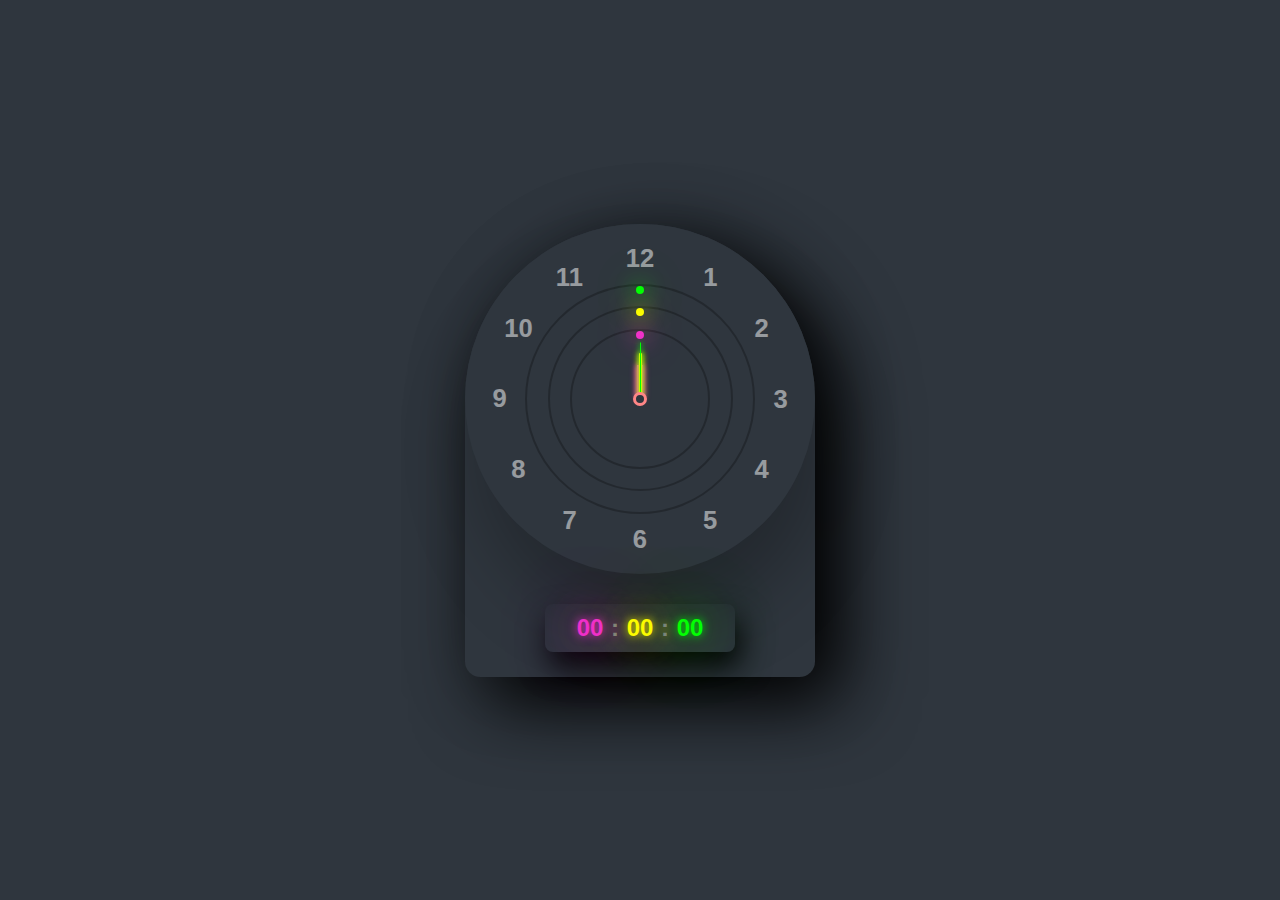
<file: index.html>
<html lang="en">
<head>
    <meta charset="UTF-8">
    <meta http-equiv="X-UA-Compatible" content="IE=edge">
    <meta name="viewport" content="width=device-width, initial-scale=1.0">
    <link rel="stylesheet" href="./clock.css">
    <title>Time Pulse</title>
</head>
<body>
    <div class="container">
        <div id="analogClock">
            <div class="circle" style="--clr:rgb(3, 254, 3);"><i></i></div>
            <div class="circle circle2" style="--clr:rgb(255, 251, 0);"><i></i></div>
            <div class="circle circle3" style="--clr:rgb(240, 47, 205);"><i></i></div>
            <span style="--i:1;"><b>1</b></span>
            <span style="--i:2;"><b>2</b></span>
            <span style="--i:3;"><b>3</b></span>
            <span style="--i:4;"><b>4</b></span>
            <span style="--i:5;"><b>5</b></span>
            <span style="--i:6;"><b>6</b></span>
            <span style="--i:7;"><b>7</b></span>
            <span style="--i:8;"><b>8</b></span>
            <span style="--i:9;"><b>9</b></span>
            <span style="--i:10;"><b>10</b></span>
            <span style="--i:11"><b>11</b></span>
            <span style="--i:12;"><b>12</b></span>
        </div>
        <div id="digitalClock">
            <div style="--clr:rgb(240, 47, 205);"><span>00</span></div>
            <div style="--clr:rgb(255, 251, 0);"><span>00</span></div>
            <div style="--clr:rgb(3, 254, 3);"><span>00</span></div>
        </div>
    </div>
<script src="./clock.js"></script>
</body>
</html>
</file>
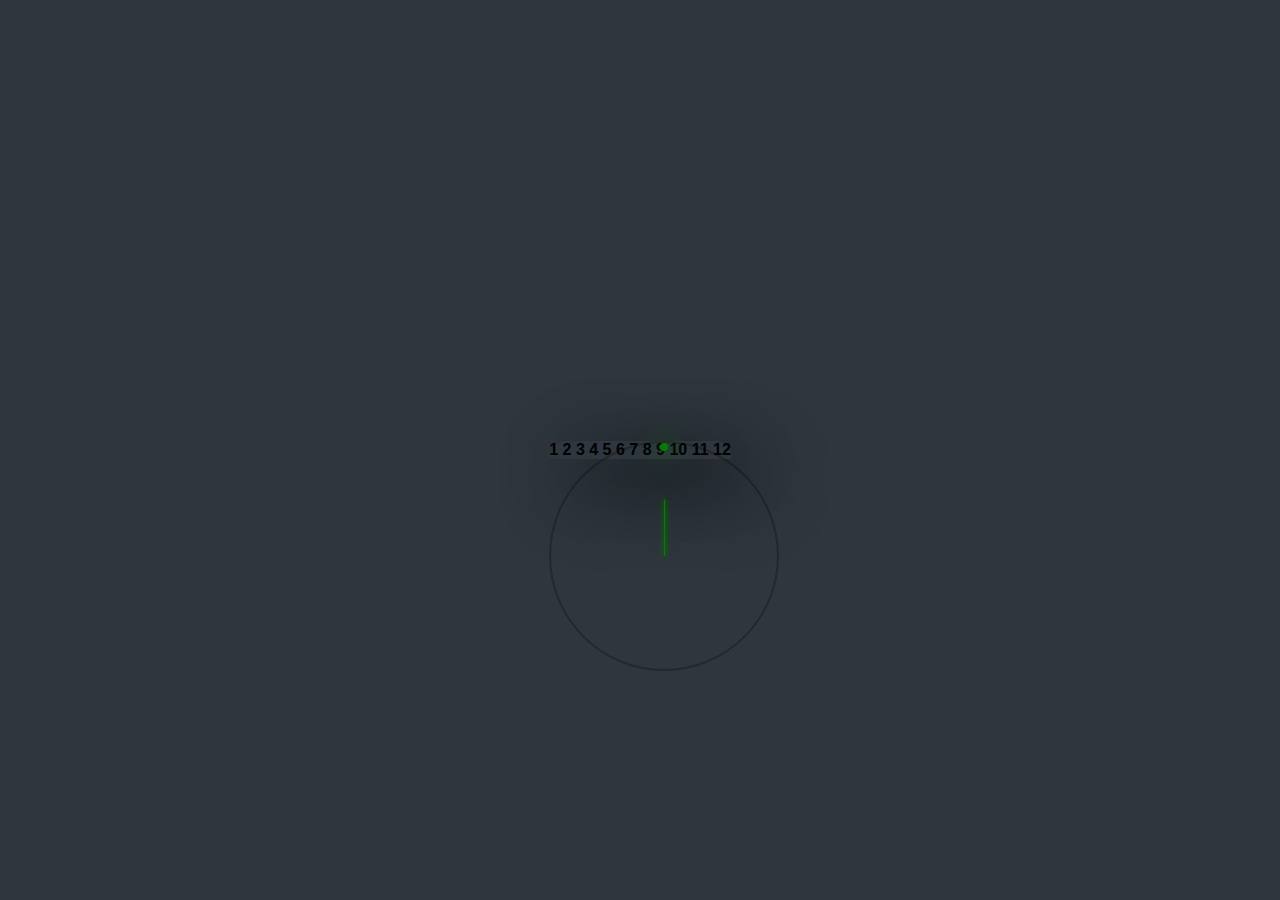
<file: clock.html>
<html lang="en">
<head>
    <meta charset="UTF-8">
    <meta http-equiv="X-UA-Compatible" content="IE=edge">
    <meta name="viewport" content="width=device-width, initial-scale=1.0">
    <link rel="stylesheet" href="clock.css">
    <title>Digital Clock</title>
</head>
<body>
    <div class="container">
        <div class="clock">
            <div class="circle" style="--clr:green;"><i></i></div>
            <div class="circle2" style="--clr:rgb(219, 216, 43);"><i></i></div>
            <div class="circle3" style="--clr:rgb(156, 60, 140);"><i></i></div>
            <span style="--i:1;"><b>1</b></span>
            <span style="--i:2;"><b>2</b></span>
            <span style="--i:3;"><b>3</b></span>
            <span style="--i:4;"><b>4</b></span>
            <span style="--i:5;"><b>5</b></span>
            <span style="--i:6;"><b>6</b></span>
            <span style="--i:7;"><b>7</b></span>
            <span style="--i:8;"><b>8</b></span>
            <span style="--i:9;"><b>9</b></span>
            <span style="--i:10;"><b>10</b></span>
            <span style="--i:11"><b>11</b></span>
            <span style="--i:12;"><b>12</b></span>

        </div>
    </div>
</body>
</html>
</file>
<file: clock.css>
*{
    padding: 0;
    margin: 0;
    box-sizing: border-box;
    font-family:'Lucida Sans', 'Lucida Sans Regular', 'Lucida Grande', 'Lucida Sans Unicode', Geneva, Verdana, sans-serif;
}
body
{
    display: flex;
    justify-content: center;
    align-items: center;
    min-height: 100vh;
    background-color:#2f363e;
}
.container
{
    position: relative;
    background: color #2f363e;;
    /*min-height: 500px;*/
    border-radius: 20px;
    border-top-left-radius: 225px;
    border-top-right-radius: 225px;
    box-shadow: 25px 25px 75px rgb(0, 0, 0),
    10px 10px 70px rgba(0, 0, 0,0.25);
    inset: 5px 5px 10px rgba(0,0,0,0.5);
    inset: 5px 5px 20px rgba(0,0,0,0.2);
    inset: -5px -5px 15px rgba(0,0,0,0.75);
    display: flex;
    justify-content: center;
    align-items: center;
    flex-direction: column;
}
#analogClock
{
    position: relative;
    width: 350px;
    height: 350px;
    background-color:#2f363e;
    border-radius: 50%;
    box-shadow: 10px 50px 70px rgba(0, 0, 0,0.25);
    inset: 5px 5px 10px rgba(0,0,0,0.5);
    inset: 5px 5px 20px rgba(0,0,0,0.2);
    inset: -5px -5px 15px rgba(0,0,0,0.75);
    display: flex;
    justify-content: center;
    align-items: center;
    margin-bottom: 30px;
}
#analogClock::before
{
    /*making a small white circle for pins*/
    content: '';
    position: absolute;
    width: 8px;
    height: 8px;
    background-color:#2f363e;
    border: 3px solid rgb(255, 134, 134);
    border-radius: 50%;
    z-index: 100000;
}
#analogClock span
{
    position: absolute;
    inset: 20px;
    color: rgb(255, 255, 255);
    text-align: center;
    /*set variable --i in circular shape
    360/12=30deg*/
    transform: rotate(calc(30deg * var(--i)));
}
#analogClock span b
{
    font-size: 1.60rem;
    opacity: 0.5;
    font-weight: 600;
    display: inline-block;
    transform: rotate(calc(-30deg * var(--i)));
}
.circle
{
    position: absolute;
    width: 230px;
    height: 230px;
    border: 2px solid rgba(0, 0, 0,0.25);
    border-radius: 50%;
    display: flex;
    justify-content: center;
    align-items: flex-start;
    z-index: 10;
}
/*add colorfull dots above pins*/
.circle::before
{
    content: '';
    position: absolute;
    background-color: var(--clr);
    width: 8px;
    height: 8px;
    border-radius: 50%;
    box-shadow: 0 0 20px var(--clr),
    0 0 40px var(--clr);
    z-index: 100000;
}

.circle i
{
    position: absolute;
    width: 5px;
    height: 50%;
    background: var(--clr);
    transform-origin: bottom;
    transform: scaley(0.5);
    box-shadow: 0 0 8px var(--clr),
    0 0 10px var(--clr);
}
/* green pin seconds*/
.circle:nth-child(1) i
{
    width: 1px;
}
/*yello pin minutes*/
.circle2:nth-child(2) i
{
    width: 3px;
}
/*red pin hours*/
.circle3:nth-child(3) i
{
    width: 6px;
}
.circle2
{
    position: absolute;
    width: 185px;
    height: 185px;
    z-index: 9;
}
.circle3
{
    position: absolute;
    width: 140px;
    height: 140px;
    border-radius: 50%;
    z-index: 8;
}
/*digitsl analogClock styling*/
#digitalClock{
    margin-bottom: 25px;
    display: flex;
    padding:10px 20px ;
    font-weight: 600;
    font-size: 1.5em;
    border: none;
    border-radius: 8px;
    box-shadow: 5px 15px 30px rgba(0, 0, 0, 0.9);
}
#digitalClock div{
    position: relative;
    text-align: center;
    border: none;
    width: 50px;
    background: transparent;
    color:  var(--clr);
    text-shadow: 0 0 10px var(--clr), 0 0 50px var(--clr), 0 0 100px var(--clr);
}
#digitalClock div:nth-child(1)::after,
#digitalClock div:nth-child(2)::after{
    content: ':';
    position: absolute;
    right: -4px;
    color: gray;
}
#digitalClock div:nth-child(1)::after,
#digitalClock div:nth-child(2)::after
{
    animation: animate 1s steps(1) infinite;
}
@keyframes animate{
    0%{
        opacity: 1;
    }
    50%{
        opacity: 0;
    }

}
</file>
